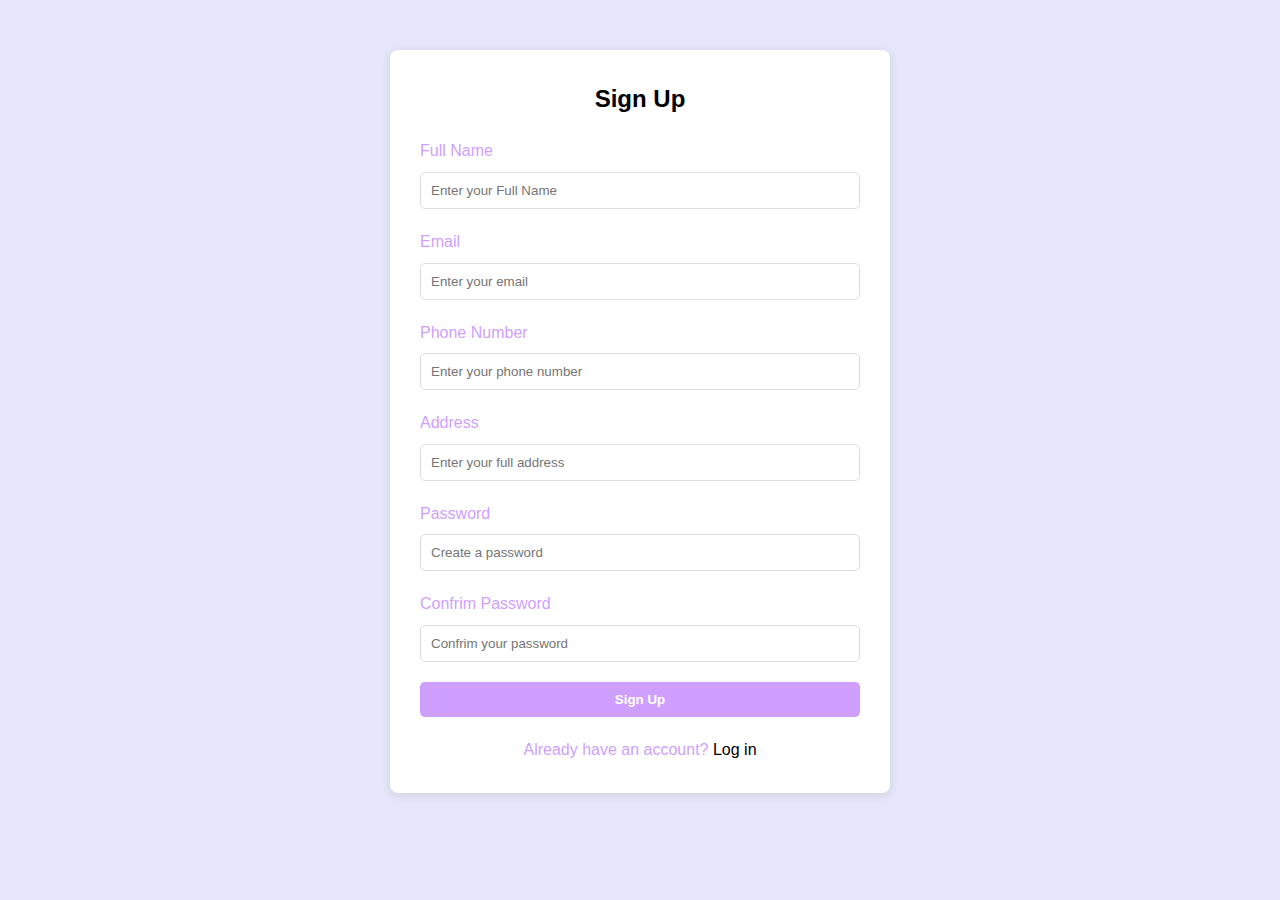
<file: index2.html>
<!DOCTYPE html>
<html lang="en">
<head>
    <meta charset="UTF-8">
    <meta name="viewport" content="width=device-width, initial-scale=1.0">
    <title>Sign up</title>
    <link rel="stylesheet" href="index.css">
</head>
<body>
    

<!-- Sign Up Section -->
<section id="Sign Up" class="Sign Up">
    <div class="auth-container">
        <h2 style="color: black;">Sign Up</h2>
        <form id="Sign Up-form">
            <div class="form-group">
                <label for="name">Full Name</label>
                <input type="text" id="text" class="form-control" placeholder="Enter your Full Name">
            </div>
            <div class="form-group">
                <label for="email">Email</label>
                <input type="email" id="email" class="form-control" placeholder="Enter your email">
            </div>
            <div class="form-group">
                <label for="Number">Phone Number</label>
                <input type="tel" id="sign-up number" class="form-control" placeholder="Enter your phone number">
            </div>
            <div class="form-group">
                <label for="Sign-up address">Address</label>
                <input type="text" id="sign-up address" class="form-control" placeholder="Enter your full address">
            </div>
            <div class="form-group">
                <label for="password">Password</label>
                <input type="password" id="password" class="form-control" placeholder="Create a password">
            </div>
            <div class="form-group">
                <label for="password">Confrim Password</label>
                <input type="password" id="password" class="form-control" placeholder="Confrim your password">
            </div>
           
            <button type="button" class="btn btn-primary" style="width: 100%" onclick="handleLogin()">Sign Up</button>
        </form>
        <p>Already have an account? <a href="/index.html" onclick="showSection('signup')">Log in</a></p>
    </div>
</body>
</html>
</file>
<file: index.css>
* {
    margin: 0;
    padding: 0;
    box-sizing: border-box;
    font-family: 'Segoe UI', Tahoma, Geneva, Verdana, sans-serif;
}

body {
    background-color: #E6E6FA;
    color: #CF9FFF;
    line-height: 1.6;
}

.container {
    width: 90%;
    max-width: 1200px;
    margin: 0 auto;
    padding: 20px 0;
}

.btn {
    padding: 10px 20px;
    border: none;
    border-radius: 5px;
    cursor: pointer;
    font-weight: 600;
    transition: all 0.3s ease;
}

.btn-primary {
    background-color: #CF9FFF;
    color: white;
}

.btn-primary:hover {
    background-color: #CF9FFF;
}

.btn-success {
    background-color: #4caf50;
    color: white;
}

.btn-success:hover {
    background-color: #388e3c;
}

.btn-warning {
    background-color: #ff9800;
    color: white;
}

.btn-warning:hover {
    background-color: #f57c00;
}

.btn-danger {
    background-color: #f44336;
    color: white;
}

.btn-danger:hover {
    background-color: #d32f2f;
}

.card {
    background-color: white;
    border-radius: 8px;
    box-shadow: 0 2px 10px rgba(0, 0, 0, 0.1);
    padding: 20px;
    margin-bottom: 20px;
}

.text-center {
    text-align: center;
}

/* Header Styles */
header {
    background-color: #CF9FFF;
    color: white;
    padding: 15px 0;
    box-shadow: 0 2px 5px rgba(0, 0, 0, 0.1);
    position: sticky;
    top: 0;
    z-index: 100;
}

.header-container {
    display: flex;
    justify-content: space-between;
    align-items: center;
}

.logo {
    display: flex;
    align-items: center;
}

.logo img {
    height: 40px;
    margin-right: 10px;
}

.logo h1 {
    font-size: 1.5rem;
    font-weight: 600;
}

nav ul {
    display: flex;
    list-style: none;
}

nav ul li {
    margin-left: 20px;
}

nav ul li a {
    color: black;
    text-decoration: none;
    font-weight: 500;
    transition: all 0.3s ease;
}

nav ul li a:hover {
    color: black;
}

/* Hero Section */
.hero {
    background-color: #E6E6FA;
    padding: 60px 0;
    text-align: center;
    margin-bottom: 40px;
}

.hero h2 {
    font-size: 2.5rem;
    margin-bottom: 20px;
    color: #CF9FFF;
}

.hero p {
    font-size: 1.2rem;
    max-width: 800px;
    margin: 0 auto 30px;
    color: black;
}

.hero-buttons {
    display: flex;
    justify-content: center;
    gap: 20px;
    margin-top: 30px;
}

.hero-buttons .btn {
    padding: 12px 30px;
    font-size: 1.1rem;
}

/* Recent Updates Section */
.recent-updates {
    margin-bottom: 40px;
}

.recent-updates h3 {
    margin-bottom: 20px;
    color: black;
    font-size: 1.8rem;
}

.update-card {
    padding: 15px;
    border-left: 4px solid #CF9FFF;
    margin-bottom: 15px;
}

.update-card h4 {
    margin-bottom: 10px;
}

.update-card p {
    color: black;
}

.update-card .date {
    font-size: 0.9rem;
    color: black;
    text-align: right;
    margin-top: 10px;
}

/* Citizen Dashboard */
.dashboard {
    display: none; /* Initially hidden, shown via JS */
}

.dashboard-header {
    display: flex;
    justify-content: space-between;
    margin-bottom: 30px;
    align-items: center;
}

.dashboard-header h2 {
    color: black;
}

.user-profile {
    display: flex;
    align-items: center;
    gap: 10px;
}

.profile-pic {
    width: 40px;
    height: 40px;
    background-color: black;
    border-radius: 50%;
    display: flex;
    align-items: center;
    justify-content: center;
    color: white;
    font-weight: bold;
}

.dashboard-sections {
    display: grid;
    grid-template-columns: repeat(auto-fit, minmax(300px, 1fr));
    gap: 20px;
}

.dashboard-section {
    background-color: black;
    border-radius: 8px;
    box-shadow: 0 2px 10px rgba(0, 0, 0, 0.1);
    padding: 20px;
}

.dashboard-section h3 {
    margin-bottom: 20px;
    color: black;
    padding-bottom: 10px;
    border-bottom: 1px solid #eee;
}

/* Form Styles */
.form-group {
    margin-bottom: 20px;
}

.form-group label {
    display: block;
    margin-bottom: 8px;
    font-weight: 500;
}

.form-control {
    width: 100%;
    padding: 10px;
    border: 1px solid #ddd;
    border-radius: 5px;
    transition: border 0.3s ease;
}

.form-control:focus {
    border-color: black;
    outline: none;
}

select.form-control {
    appearance: none;
    background-image: url("data:image/svg+xml;charset=UTF-8,%3csvg xmlns='http://www.w3.org/2000/svg' viewBox='0 0 24 24' fill='none' stroke='currentColor' stroke-width='2' stroke-linecap='round' stroke-linejoin='round'%3e%3cpolyline points='6 9 12 15 18 9'%3e%3c/polyline%3e%3c/svg%3e");
    background-repeat: no-repeat;
    background-position: right 10px center;
    background-size: 1em;
}

textarea.form-control {
    min-height: 100px;
    resize: vertical;
}

.file-input {
    display: block;
    margin-top: 10px;
}

/* Grievance List */
.grievance-list {
    margin-top: 20px;
}

.grievance-item {
    padding: 15px;
    border-bottom: 1px solid #eee;
    display: flex;
    justify-content: space-between;
    align-items: center;
}

.grievance-item:last-child {
    border-bottom: none;
}

.grievance-info h4 {
    margin-bottom: 5px;
}

.grievance-info p {
    color: black;
    font-size: 0.9rem;
}

.status-badge {
    padding: 5px 10px;
    border-radius: 20px;
    font-size: 0.8rem;
    font-weight: 600;
}

.status-pending {
    background-color: #fff3cd;
    color: #856404;
}

.status-progress {
    background-color: #cce5ff;
    color: #CF9FFF;
}

.status-resolved {
    background-color: #d4edda;
    color: black;
}

/* Admin Dashboard */
.admin-dashboard {
    display: none; /* Initially hidden, shown via JS */
}

.stats-grid {
    display: grid;
    grid-template-columns: repeat(auto-fit, minmax(200px, 1fr));
    gap: 20px;
    margin-bottom: 30px;
}

.stat-card {
    background-color: white;
    padding: 20px;
    border-radius: 8px;
    box-shadow: 0 2px 10px rgba(0, 0, 0, 0.1);
    text-align: center;
}

.stat-card h3 {
    font-size: 2rem;
    margin-bottom: 10px;
    color: #CF9FFF;
}

.stat-card p {
    color: black;
    font-size: 0.9rem;
}

.admin-controls {
    display: flex;
    justify-content: space-between;
    margin-bottom: 20px;
}

.filter-controls {
    display: flex;
    gap: 10px;
}

.grievance-detail {
    display: none; /* Shown when a grievance is clicked */
    background-color: white;
    padding: 20px;
    border-radius: 8px;
    box-shadow: 0 2px 10px rgba(0, 0, 0, 0.1);
    margin-bottom: 30px;
}

.grievance-detail h3 {
    margin-bottom: 20px;
    padding-bottom: 10px;
    border-bottom: 1px solid #eee;
}

.detail-row {
    display: flex;
    margin-bottom: 15px;
}

.detail-label {
    min-width: 150px;
    font-weight: 600;
}

.admin-actions {
    display: flex;
    gap: 10px;
    margin-top: 20px;
}

/* Login/Signup */
.auth-container {
    max-width: 500px;
    margin: 50px auto;
    padding: 30px;
    background-color: white;
    border-radius: 8px;
    box-shadow: 0 2px 10px rgba(0, 0, 0, 0.1);
}

.auth-container h2 {
    margin-bottom: 20px;
    color: #CF9FFF;
    text-align: center;
}

.auth-container p {
    text-align: center;
    margin-top: 20px;
}

.auth-container a {
    color: black;
    text-decoration: none;
    
}


/* Footer */
footer {
    background-color: #333;
    color: white;
    padding: 30px 0;
    margin-top: 40px;
}

.footer-container {
    display: grid;
    grid-template-columns: repeat(auto-fit, minmax(200px, 1fr));
    gap: 30px;
}

.footer-section h3 {
    margin-bottom: 20px;
    font-size: 1.2rem;
}

.footer-section ul {
    list-style: none;
}

.footer-section ul li {
    margin-bottom: 10px;
}

.footer-section ul li a {
    color: #ddd;
    text-decoration: none;
    transition: all 0.3s ease;
}

.footer-section ul li a:hover {
    color: white;
    padding-left: 5px;
}

.social-icons {
    display: flex;
    gap: 15px;
    margin-top: 20px;
}

.social-icons a {
    color: white;
    text-decoration: none;
    width: 40px;
    height: 40px;
    border-radius: 50%;
    background-color: #555;
    display: flex;
    align-items: center;
    justify-content: center;
    transition: all 0.3s ease;
}

.social-icons a:hover {
    background-color: #CF9FFF;
}

.copyright {
    text-align: center;
    padding-top: 30px;
    color: #aaa;
    font-size: 0.9rem;
}

/* Enhanced Citizen Dashboard */
.citizen-dashboard {
    display: block; /* Make it visible by default */
}

.dashboard-menu {
    display: flex;
    background-color: #f0f8ff;
    border-radius: 8px;
    overflow: hidden;
    margin-bottom: 30px;
}

.dashboard-menu-item {
    padding: 15px 20px;
    cursor: pointer;
    flex-grow: 1;
    text-align: center;
    font-weight: 600;
    transition: all 0.3s ease;
}

.dashboard-menu-item.active {
    background-color: #CF9FFF;
    color: white;
}

.dashboard-menu-item:hover:not(.active) {
    background-color: #e3f2fd;
}

.dashboard-content {
    display: none;
}

.dashboard-content.active {
    display: block;
}

.grievance-form-card {
    background-color: white;
    border-radius: 8px;
    box-shadow: 0 2px 10px rgba(0, 0, 0, 0.1);
    padding: 25px;
    margin-bottom: 30px;
}

.grievance-form-card h3 {
    margin-bottom: 20px;
    color: #1976d2;
    font-size: 1.5rem;
}

.form-row {
    display: flex;
    gap: 20px;
    margin-bottom: 15px;
}

.form-row .form-group {
    flex: 1;
}

.map-container {
    height: 300px;
    background-color: #eee;
    border-radius: 5px;
    display: flex;
    align-items: center;
    justify-content: center;
    margin-bottom: 20px;
}

.detail-view {
    background-color: white;
    border-radius: 8px;
    box-shadow: 0 2px 10px rgba(0, 0, 0, 0.1);
    padding: 20px;
    margin-bottom: 20px;
}

.timeline {
    position: relative;
    max-width: 1200px;
    margin: 20px auto;
}

.timeline::after {
    content: '';
    position: absolute;
    width: 4px;
    background-color: #1976d2;
    top: 0;
    bottom: 0;
    left: 50%;
    margin-left: -2px;
}

.timeline-container {
    padding: 10px 40px;
    position: relative;
    background-color: inherit;
    width: 50%;
}

.timeline-container::after {
    content: '';
    position: absolute;
    width: 20px;
    height: 20px;
    right: -10px;
    background-color: white;
    border: 4px solid #1976d2;
    top: 15px;
    border-radius: 50%;
    z-index: 1;
}

.left {
    left: 0;
}

.right {
    left: 50%;
}

.left::before {
    content: " ";
    height: 0;
    position: absolute;
    top: 22px;
    width: 0;
    z-index: 1;
    right: 30px;
    border: medium solid #e3f2fd;
    border-width: 10px 0 10px 10px;
    border-color: transparent transparent transparent #e3f2fd;
}

.right::before {
    content: " ";
    height: 0;
    position: absolute;
    top: 22px;
    width: 0;
    z-index: 1;
    left: 30px;
    border: medium solid #e3f2fd;
    border-width: 10px 10px 10px 0;
    border-color: transparent #e3f2fd transparent transparent;
}

.right::after {
    left: -10px;
}

.timeline-content {
    padding: 20px;
    background-color: #e3f2fd;
    position: relative;
    border-radius: 6px;
}

.notification-settings {
    display: grid;
    grid-template-columns: repeat(auto-fit, minmax(250px, 1fr));
    gap: 15px;
    margin-top: 20px;
}

.notification-toggle {
    display: flex;
    align-items: center;
    gap: 10px;
}

.toggle-switch {
    position: relative;
    display: inline-block;
    width: 50px;
    height: 24px;
}

.toggle-switch input {
    opacity: 0;
    width: 0;
    height: 0;
}

.toggle-slider {
    position: absolute;
    cursor: pointer;
    top: 0;
    left: 0;
    right: 0;
    bottom: 0;
    background-color: #ccc;
    transition: .4s;
    border-radius: 24px;
}

.toggle-slider:before {
    position: absolute;
    content: "";
    height: 16px;
    width: 16px;
    left: 4px;
    bottom: 4px;
    background-color: white;
    transition: .4s;
    border-radius: 50%;
}

input:checked + .toggle-slider {
    background-color: #2196F3;
}

input:checked + .toggle-slider:before {
    transform: translateX(26px);
}

.profile-form {
    max-width: 700px;
    margin: 0 auto;
}

.avatar-upload {
    display: flex;
    flex-direction: column;
    align-items: center;
    margin-bottom: 30px;
}

.avatar-preview {
    width: 120px;
    height: 120px;
    border-radius: 50%;
    overflow: hidden;
    margin-bottom: 15px;
    border: 3px solid #1976d2;
}

.avatar-preview img {
    width: 100%;
    height: 100%;
    object-fit: cover;
}

/* Responsive Design */
@media (max-width: 768px) {
    .header-container {
        flex-direction: column;
    }
    
    nav ul {
        margin-top: 15px;
        justify-content: center;
    }
    
    .hero-buttons {
        flex-direction: column;
        gap: 10px;
    }
    
    .dashboard-header {
        flex-direction: column;
        gap: 15px;
    }
    
    .admin-controls {
        flex-direction: column;
        gap: 15px;
    }
    
    .filter-controls {
        flex-wrap: wrap;
    }
    
    .detail-row {
        flex-direction: column;
    }
    
    .detail-label {
        margin-bottom: 5px;
    }
    
    .form-row {
        flex-direction: column;
        gap: 0;
    }
    
    .timeline::after {
        left: 31px;
    }
    
    .timeline-container {
        width: 100%;
        padding-left: 70px;
        padding-right: 25px;
    }
    
    .timeline-container::before {
        left: 60px;
        border: medium solid #e3f2fd;
        border-width: 10px 10px 10px 0;
        border-color: transparent #e3f2fd transparent transparent;
    }
    
    .left::after, .right::after {
        left: 22px;
    }
    
    .right {
        left: 0%;
    }
}

/*Contact*/
</file>
